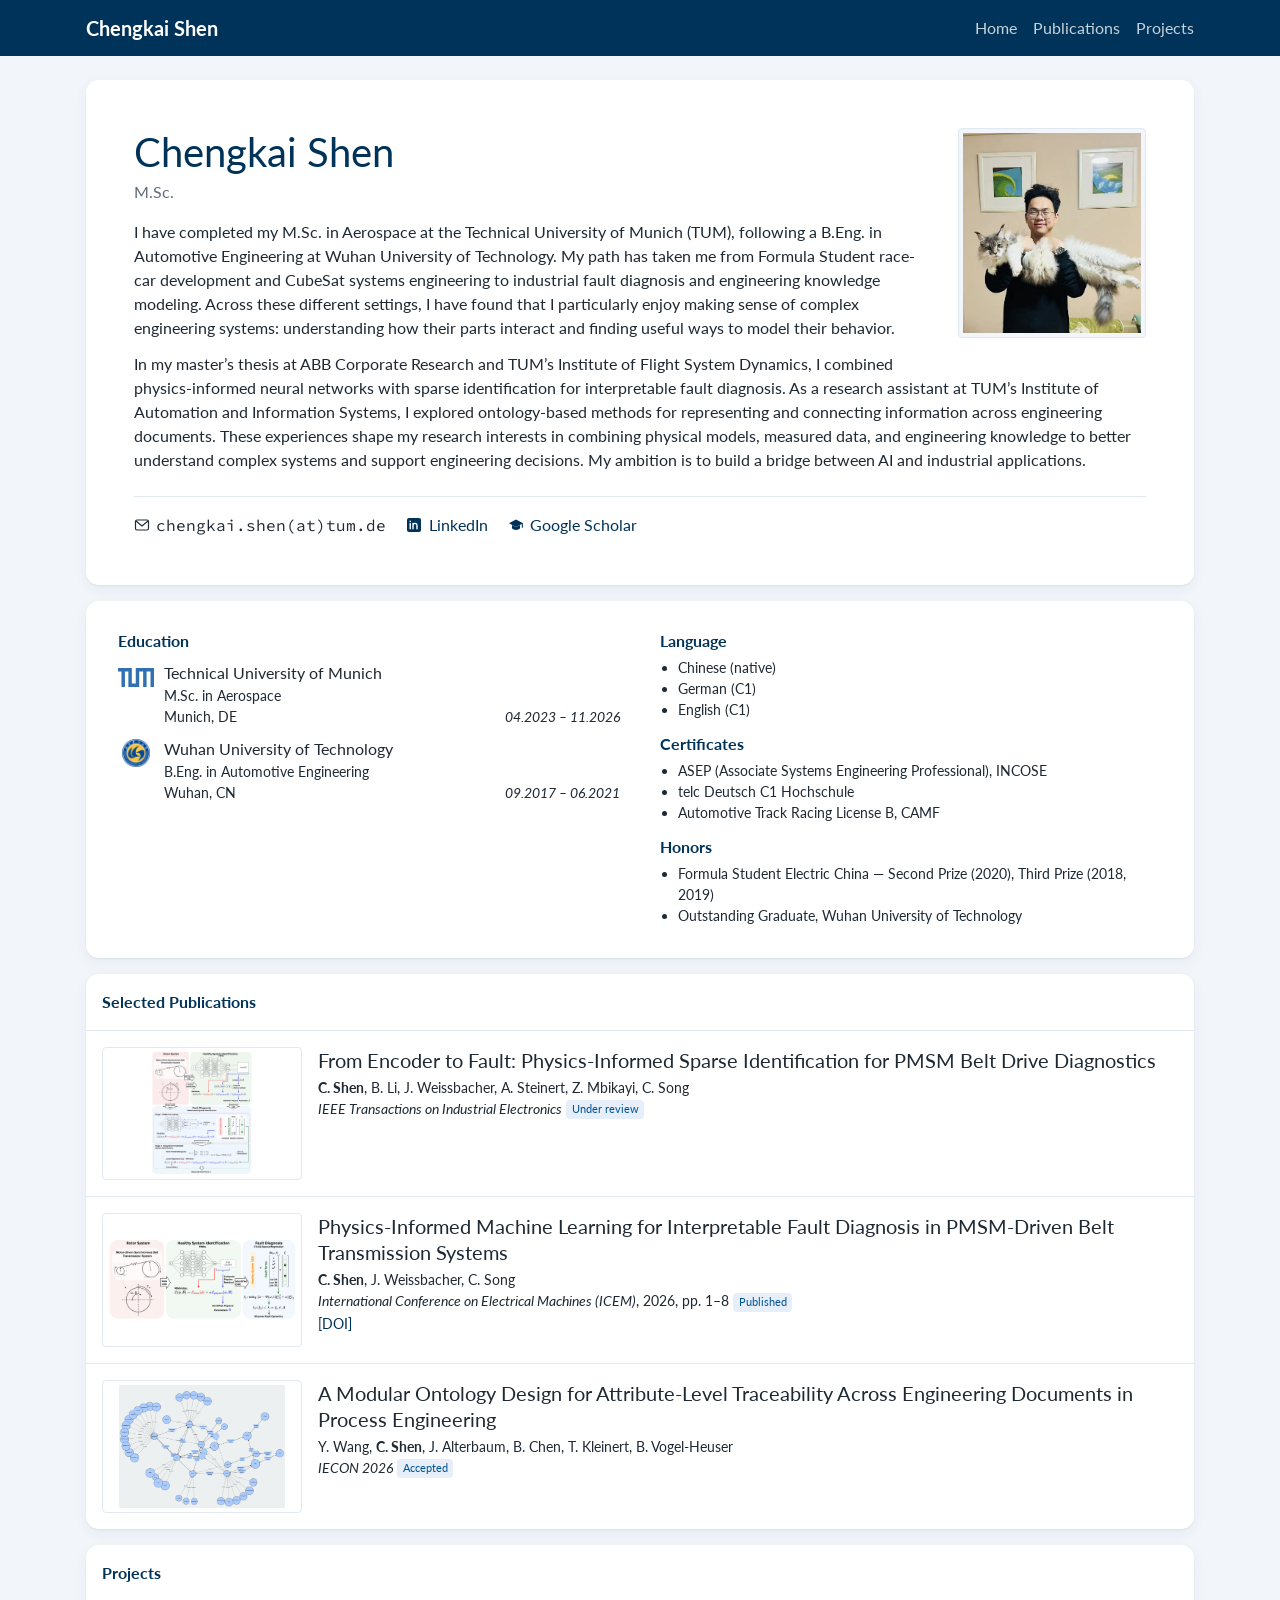
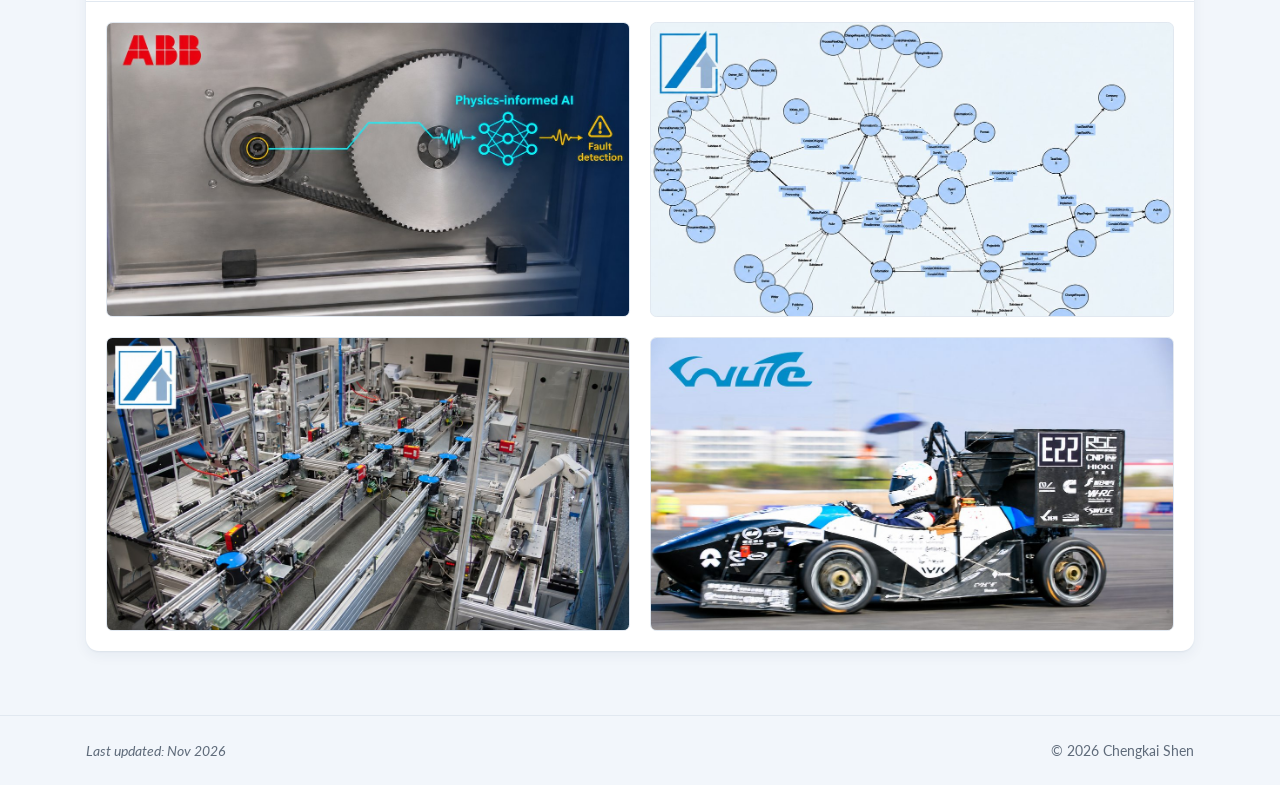
<file: index.html>
<!DOCTYPE html>
<html lang="en">
<head>
  <meta charset="utf-8">
  <meta name="viewport" content="width=device-width, initial-scale=1">
  <meta name="color-scheme" content="light dark">
  <title>Chengkai Shen</title>
  <meta name="description" content="Chengkai Shen — M.Sc. in Aerospace, Technical University of Munich. Physics-informed machine learning, fault diagnosis, and engineering knowledge modeling.">
  <link rel="preconnect" href="https://fonts.googleapis.com">
  <link rel="preconnect" href="https://fonts.gstatic.com" crossorigin>
  <link href="https://fonts.googleapis.com/css2?family=Lato:ital,wght@0,400;0,700;1,400&family=Source+Code+Pro:wght@400&display=swap" rel="stylesheet">
  <link rel="stylesheet" href="style.css">
</head>
<body>

  <!-- Navigation -->
  <nav class="navbar">
    <div class="container navbar-inner">
      <a class="brand" href="#top">Chengkai Shen</a>
      <div class="nav-links">
        <a href="#top">Home</a>
        <a href="#publications">Publications</a>
        <a href="#projects">Projects</a>
      </div>
    </div>
  </nav>

  <main class="container" id="top">

    <!-- 1. Profile -->
    <section class="card profile">
      <!-- portrait: second photo fades in on hover -->
      <div class="portrait">
        <div class="portrait-frame">
          <img class="portrait-img" src="images/Profile1.jpg" alt="Portrait of Chengkai Shen">
          <img class="portrait-img portrait-alt" src="images/Profile2.jpg" alt="" aria-hidden="true">
        </div>
      </div>

      <div class="name-row">
        <h1>Chengkai Shen</h1>
        <img class="avatar-mobile" src="images/Profile1.jpg" alt="Portrait of Chengkai Shen">
      </div>
      <div class="position">M.Sc.</div>

      <div class="bio">
        <p>I have completed my M.Sc. in Aerospace at the Technical University of Munich (TUM), following a B.Eng. in Automotive Engineering at Wuhan University of Technology. My path has taken me from Formula Student race-car development and CubeSat systems engineering to industrial fault diagnosis and engineering knowledge modeling. Across these different settings, I have found that I particularly enjoy making sense of complex engineering systems: understanding how their parts interact and finding useful ways to model their behavior.</p>
        <p>In my master’s thesis at ABB Corporate Research and TUM’s Institute of Flight System Dynamics, I combined physics-informed neural networks with sparse identification for interpretable fault diagnosis. As a research assistant at TUM’s Institute of Automation and Information Systems, I explored ontology-based methods for representing and connecting information across engineering documents. These experiences shape my research interests in combining physical models, measured data, and engineering knowledge to better understand complex systems and support engineering decisions. My ambition is to build a bridge between AI and industrial applications.</p>
      </div>


      <hr>

      <div class="contact-row" id="contact">
        <span class="contact-item">
          <svg class="icon" viewBox="0 0 16 16" aria-hidden="true"><rect x="1.5" y="3" width="13" height="10" rx="1.5" fill="none" stroke="currentColor" stroke-width="1.2"/><path d="M2 4l6 5 6-5" fill="none" stroke="currentColor" stroke-width="1.2"/></svg>
          <span class="mono">chengkai.shen(at)tum.de</span>
        </span>
        <a class="contact-item" href="https://www.linkedin.com/in/chengkai-shen-230096283" target="_blank" rel="noopener">
          <svg class="icon" viewBox="0 0 16 16" aria-hidden="true"><rect x="1" y="1" width="14" height="14" rx="2" fill="currentColor"/><path d="M4.2 6.5v5.3M4.2 4.3v.1M7 11.8V6.5M7 8.8c0-1.3.9-2.4 2.1-2.4 1.2 0 1.9.8 1.9 2.3v3.1" fill="none" stroke="var(--card)" stroke-width="1.4" stroke-linecap="round"/></svg>
          LinkedIn
        </a>
        <a class="contact-item" href="https://scholar.google.com/citations?user=XCl_3sYAAAAJ" target="_blank" rel="noopener">
          <svg class="icon" viewBox="0 0 16 16" aria-hidden="true"><path d="M8 2.5 1 6.2 8 9.9l7-3.7L8 2.5z" fill="currentColor"/><path d="M4 7.9v3.2c0 .9 1.8 2 4 2s4-1.1 4-2V7.9L8 10 4 7.9z" fill="currentColor"/><path d="M14.3 6.6v3.6" stroke="currentColor" stroke-width="1.1" stroke-linecap="round"/></svg>
          Google Scholar
        </a>
      </div>
    </section>

    <!-- 2. Education / Certificates / Honors -->
    <section class="card info">
      <div class="info-columns">

        <div class="info-block info-edu">
          <h6>Education</h6>
          <ul class="entries">
            <li class="edu-entry">
              <img class="logo" src="images/Logo_of_the_Technical_University_of_Munich.svg" alt="TUM logo">
              <div class="edu-body">
                <div>Technical University of Munich</div>
                <div class="small">M.Sc. in Aerospace</div>
                <div class="small meta"><span>Munich, DE</span><em>04.2023 – 11.2026</em></div>
              </div>
            </li>
            <li class="edu-entry">
              <img class="logo" src="images/Wuhan_University_of_Technology_logo.svg.webp" alt="WHUT logo">
              <div class="edu-body">
                <div>Wuhan University of Technology</div>
                <div class="small">B.Eng. in Automotive Engineering</div>
                <div class="small meta"><span>Wuhan, CN</span><em>09.2017 – 06.2021</em></div>
              </div>
            </li>
          </ul>
        </div>

        <div class="info-side">
          <div class="info-block">
            <h6>Language</h6>
            <ul class="awards small">
              <li><span>Chinese (native)</span></li>
              <li><span>German (C1)</span></li>
              <li><span>English (C1)</span></li>
            </ul>
          </div>

          <div class="info-block">
            <h6>Certificates</h6>
            <ul class="awards small">
              <li><span>ASEP (Associate Systems Engineering Professional), INCOSE</span></li>
              <li><span>telc Deutsch C1 Hochschule</span></li>
              <li><span>Automotive Track Racing License B, CAMF</span></li>
            </ul>
          </div>

          <div class="info-block">
            <h6>Honors</h6>
            <ul class="awards small">
              <li><span>Formula Student Electric China — Second Prize (2020), Third Prize (2018, 2019)</span></li>
              <li><span>Outstanding Graduate, Wuhan University of Technology</span></li>
            </ul>
          </div>
        </div>

      </div>
    </section>

    <!-- 3. Selected Publications (source: CV, 2026-11-06) -->
    <section class="card list-card" id="publications">
      <h6 class="card-title">Selected Publications</h6>

      <article class="item">
        <a class="thumb thumb-img" href="images/PIMLproject_workflow_theta_TIE.png" target="_blank" rel="noopener"><img src="images/PIMLproject_workflow_theta_TIE.png" alt="Workflow figure of the TIE paper" loading="lazy"></a>
        <div class="item-body">
          <h5>From Encoder to Fault: Physics-Informed Sparse Identification for PMSM Belt Drive Diagnostics</h5>
          <p class="small"><strong>C. Shen</strong>, B. Li, J. Weissbacher, A. Steinert, Z. Mbikayi, C. Song</p>
          <p class="small"><em>IEEE Transactions on Industrial Electronics</em> <span class="badge">Under review</span></p>
        </div>
      </article>

      <article class="item">
        <a class="thumb thumb-img" href="images/PIMLproject_workflow_ICEM.png" target="_blank" rel="noopener"><img src="images/PIMLproject_workflow_ICEM.png" alt="Workflow figure of the ICEM 2026 paper" loading="lazy"></a>
        <div class="item-body">
          <h5>Physics-Informed Machine Learning for Interpretable Fault Diagnosis in PMSM-Driven Belt Transmission Systems</h5>
          <p class="small"><strong>C. Shen</strong>, J. Weissbacher, C. Song</p>
          <p class="small"><em>International Conference on Electrical Machines (ICEM)</em>, 2026, pp. 1–8 <span class="badge">Published</span></p>
          <p class="small links"><a href="https://doi.org/10.1109/ICEM68283.2026.11757609">[DOI]</a></p>
        </div>
      </article>

      <article class="item">
        <a class="thumb thumb-img" href="images/IECON.png" target="_blank" rel="noopener"><img src="images/IECON.png" alt="Ontology figure of the IECON 2026 paper" loading="lazy"></a>
        <div class="item-body">
          <h5>A Modular Ontology Design for Attribute-Level Traceability Across Engineering Documents in Process Engineering</h5>
          <p class="small">Y. Wang, <strong>C. Shen</strong>, J. Alterbaum, B. Chen, T. Kleinert, B. Vogel-Heuser</p>
          <p class="small"><em>IECON 2026</em> <span class="badge">Accepted</span></p>
        </div>
      </article>
    </section>

    <!-- 4. Projects: two-column tiles, each opens its own page in projects/ -->
    <section class="card list-card" id="projects">
      <h6 class="card-title">Projects</h6>
      <div class="project-grid">

        <a class="tile" href="projects/abb.html">
          <div class="tile-media">
            <span class="tile-placeholder" aria-hidden="true">ABB</span>
            <img src="images/abb/tile.jpg" alt="" loading="lazy" onerror="this.remove()">
            <span class="tile-label">
              <span class="tile-title">Physics-Informed ML for Fault Diagnosis</span>
            </span>
          </div>
        </a>

        <a class="tile" href="projects/ais.html">
          <div class="tile-media">
            <span class="tile-placeholder" aria-hidden="true">AIS</span>
            <img src="images/ais/tile.jpg" alt="" loading="lazy" onerror="this.remove()">
            <span class="tile-label">
              <span class="tile-title">Inconsistency Detection of Heterogeneous Process Engineering Artifacts</span>
            </span>
          </div>
        </a>

        <a class="tile" href="projects/sa.html">
          <div class="tile-media">
            <span class="tile-placeholder" aria-hidden="true">SA</span>
            <img src="images/sa/tile.jpg" alt="" loading="lazy" onerror="this.remove()">
            <span class="tile-label">
              <span class="tile-title">Visualization Platform for Multi-Protocol Agent Communication</span>
            </span>
          </div>
        </a>

        <a class="tile" href="projects/formula-student.html">
          <div class="tile-media">
            <span class="tile-placeholder" aria-hidden="true">FS</span>
            <img src="images/formula-student/tile.jpg" alt="" loading="lazy" onerror="this.remove()">
            <span class="tile-label">
              <span class="tile-title">Formula Student</span>
              <span class="tile-sub">Team Lead &amp; Suspension Engineer &amp; Driver</span>
            </span>
          </div>
        </a>

      </div>
    </section>

  </main>

  <footer class="footer">
    <div class="container footer-inner">
      <em>Last updated: Nov 2026</em>
      <span>&copy; 2026 Chengkai Shen</span>
    </div>
  </footer>

</body>
</html>
</file>
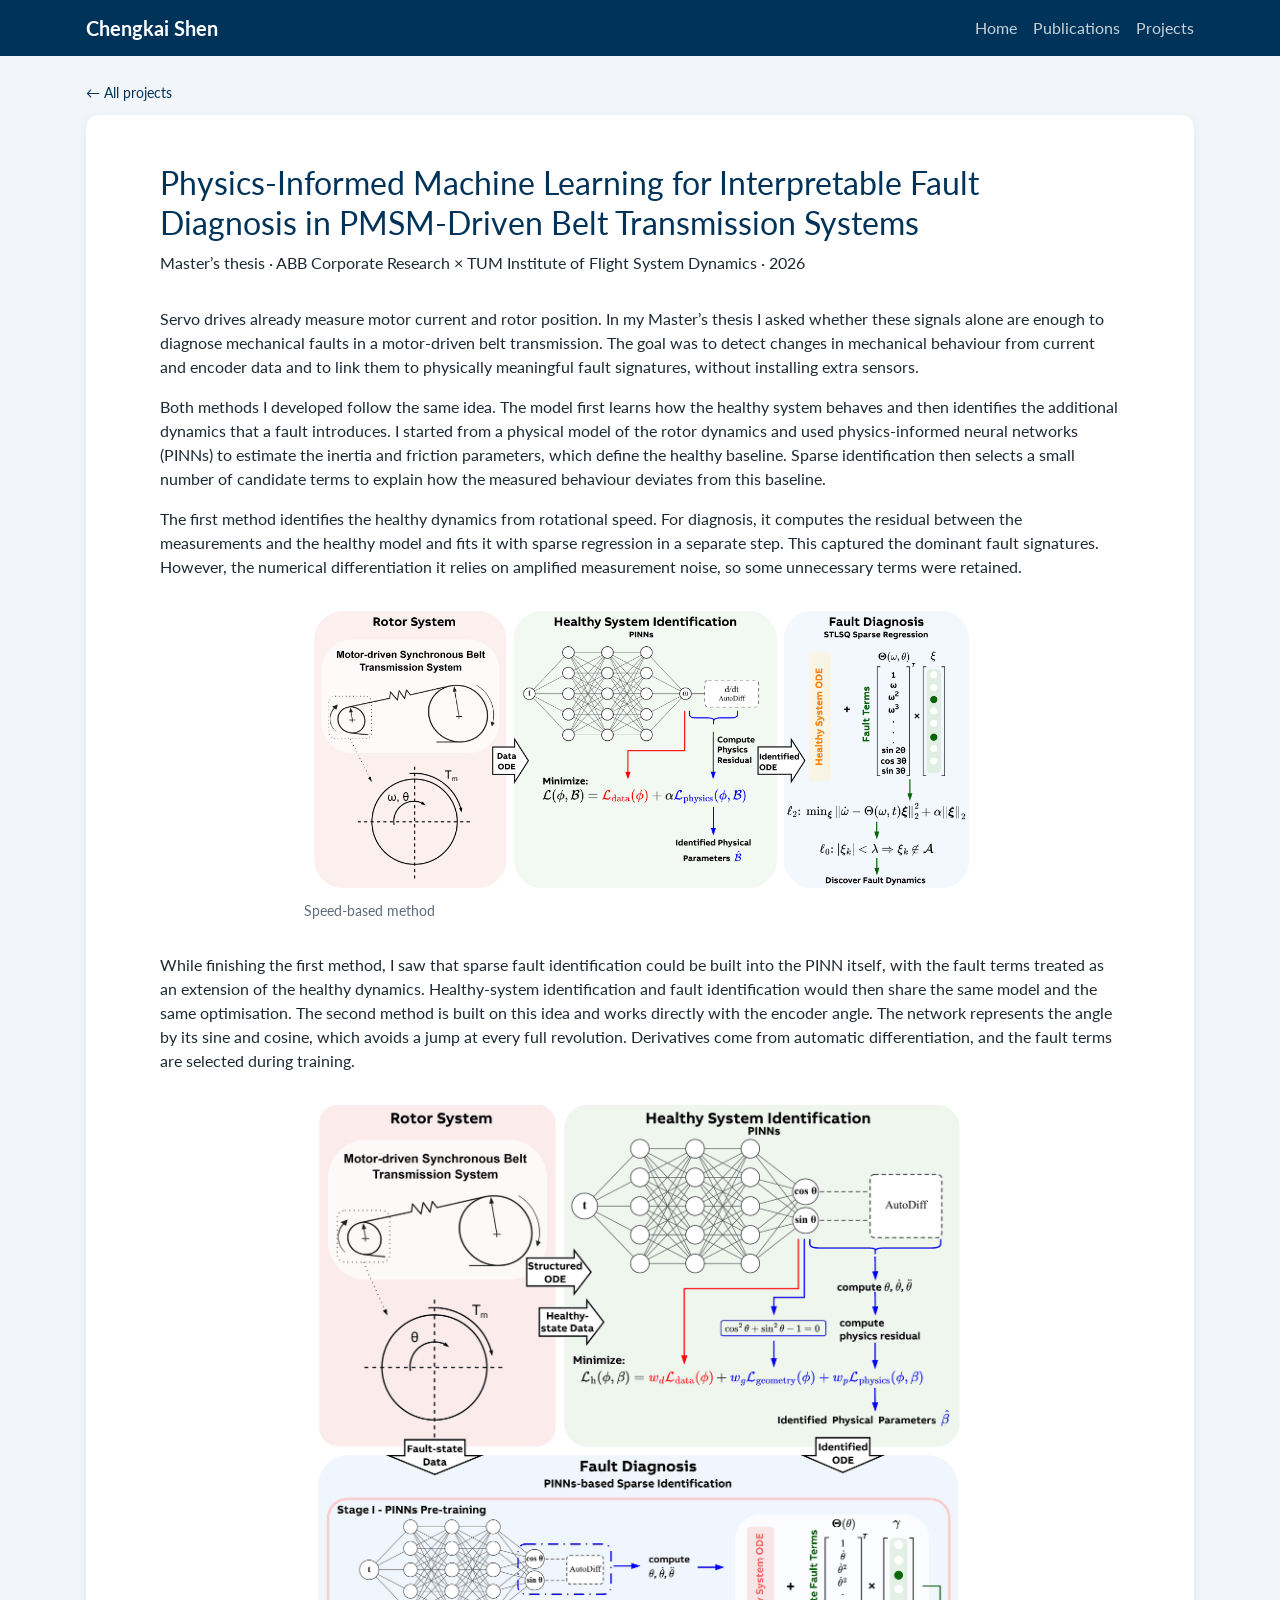
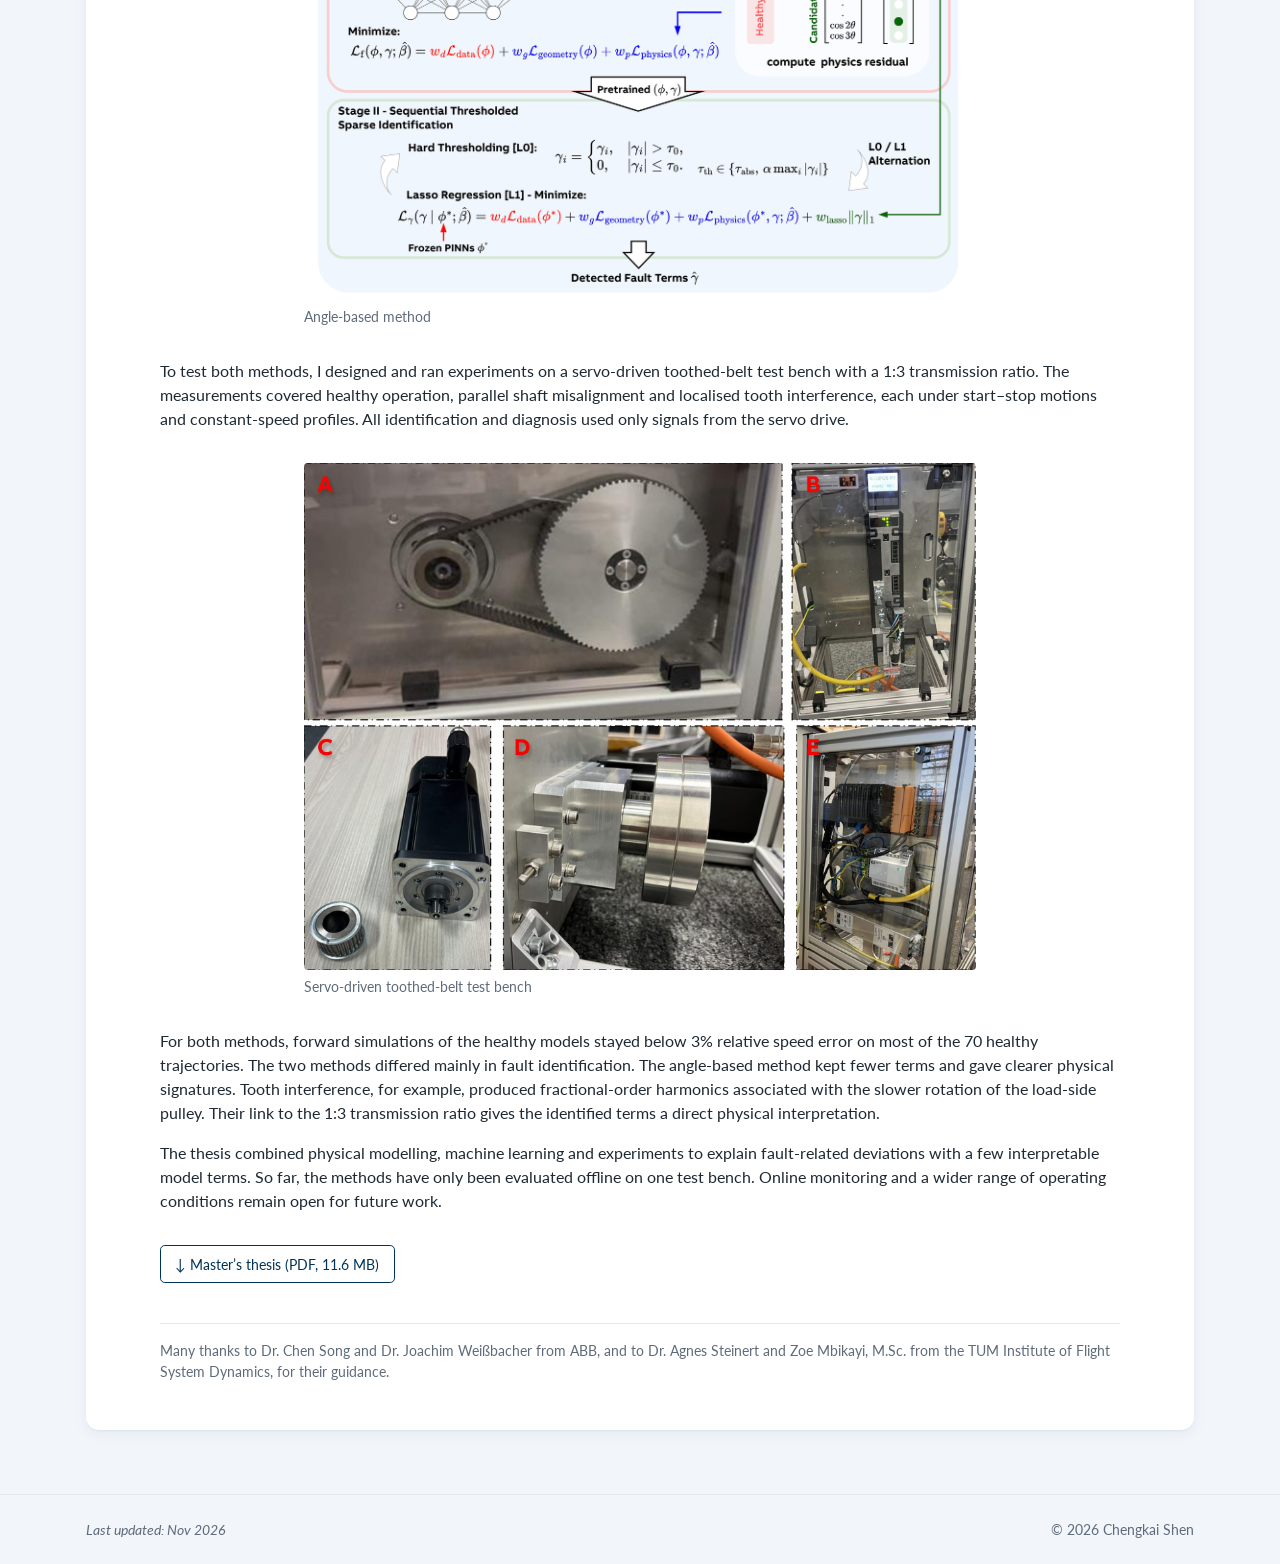
<file: projects/abb.html>
<!DOCTYPE html>
<html lang="en">
<head>
  <meta charset="utf-8">
  <meta name="viewport" content="width=device-width, initial-scale=1">
  <meta name="color-scheme" content="light dark">
  <title>Physics-Informed Machine Learning for Interpretable Fault Diagnosis in PMSM-Driven Belt Transmission Systems — Chengkai Shen</title>
  <meta name="description" content="Master’s thesis at ABB Corporate Research and TUM: physics-informed neural networks and sparse identification for interpretable fault diagnosis of a servo-driven belt transmission, using only drive signals — Chengkai Shen.">
  <link rel="preconnect" href="https://fonts.googleapis.com">
  <link rel="preconnect" href="https://fonts.gstatic.com" crossorigin>
  <link href="https://fonts.googleapis.com/css2?family=Lato:ital,wght@0,400;0,700;1,400&family=Source+Code+Pro:wght@400&display=swap" rel="stylesheet">
  <link rel="stylesheet" href="../style.css">
</head>
<body>

  <!-- Navigation -->
  <nav class="navbar">
    <div class="container navbar-inner">
      <a class="brand" href="../index.html">Chengkai Shen</a>
      <div class="nav-links">
        <a href="../index.html">Home</a>
        <a href="../index.html#publications">Publications</a>
        <a href="../index.html#projects">Projects</a>
      </div>
    </div>
  </nav>

  <main class="container" id="top">

    <a class="back-link" href="../index.html#projects">← All projects</a>

    <article class="card project-page">

      <!-- Head -->
      <header class="project-head is-single">
        <div>
          <h1 class="project-title">Physics-Informed Machine Learning for Interpretable Fault Diagnosis in PMSM-Driven Belt Transmission Systems</h1>
          <p class="project-sub">Master’s thesis · ABB Corporate Research × TUM Institute of Flight System Dynamics · 2026</p>
        </div>
      </header>

      <!-- Motivation + approach -->
      <div class="project-text">
        <p>Servo drives already measure motor current and rotor position. In my Master’s thesis I asked whether these signals alone are enough to diagnose mechanical faults in a motor-driven belt transmission. The goal was to detect changes in mechanical behaviour from current and encoder data and to link them to physically meaningful fault signatures, without installing extra sensors.</p>
        <p>Both methods I developed follow the same idea. The model first learns how the healthy system behaves and then identifies the additional dynamics that a fault introduces. I started from a physical model of the rotor dynamics and used physics-informed neural networks (PINNs) to estimate the inertia and friction parameters, which define the healthy baseline. Sparse identification then selects a small number of candidate terms to explain how the measured behaviour deviates from this baseline.</p>
        <p>The first method identifies the healthy dynamics from rotational speed. For diagnosis, it computes the residual between the measurements and the healthy model and fits it with sparse regression in a separate step. This captured the dominant fault signatures. However, the numerical differentiation it relies on amplified measurement noise, so some unnecessary terms were retained.</p>
      </div>

      <figure class="project-figure is-mid">
        <a href="../images/abb/workflow-speed.png" target="_blank" rel="noopener"><img src="../images/abb/workflow-speed.png" alt="Workflow of the speed-based method: PINN-based healthy-system identification followed by sparse regression on the residual" loading="lazy"></a>
        <figcaption>Speed-based method</figcaption>
      </figure>

      <div class="project-text">
        <p>While finishing the first method, I saw that sparse fault identification could be built into the PINN itself, with the fault terms treated as an extension of the healthy dynamics. Healthy-system identification and fault identification would then share the same model and the same optimisation. The second method is built on this idea and works directly with the encoder angle. The network represents the angle by its sine and cosine, which avoids a jump at every full revolution. Derivatives come from automatic differentiation, and the fault terms are selected during training.</p>
      </div>

      <figure class="project-figure is-mid">
        <a href="../images/abb/workflow-angle.png" target="_blank" rel="noopener"><img src="../images/abb/workflow-angle.png" alt="Workflow of the angle-based method: PINN with sine/cosine angle output, healthy-system identification and integrated sparse fault identification" loading="lazy"></a>
        <figcaption>Angle-based method</figcaption>
      </figure>

      <div class="project-text">
        <p>To test both methods, I designed and ran experiments on a servo-driven toothed-belt test bench with a 1:3 transmission ratio. The measurements covered healthy operation, parallel shaft misalignment and localised tooth interference, each under start–stop motions and constant-speed profiles. All identification and diagnosis used only signals from the servo drive.</p>
      </div>

      <figure class="project-figure is-mid">
        <a href="../images/abb/test-bench.jpg" target="_blank" rel="noopener"><img src="../images/abb/test-bench.jpg" alt="Servo-driven toothed-belt test bench" loading="lazy"></a>
        <figcaption>Servo-driven toothed-belt test bench</figcaption>
      </figure>

      <div class="project-text">
        <p>For both methods, forward simulations of the healthy models stayed below 3% relative speed error on most of the 70 healthy trajectories. The two methods differed mainly in fault identification. The angle-based method kept fewer terms and gave clearer physical signatures. Tooth interference, for example, produced fractional-order harmonics associated with the slower rotation of the load-side pulley. Their link to the 1:3 transmission ratio gives the identified terms a direct physical interpretation.</p>
        <p>The thesis combined physical modelling, machine learning and experiments to explain fault-related deviations with a few interpretable model terms. So far, the methods have only been evaluated offline on one test bench. Online monitoring and a wider range of operating conditions remain open for future work.</p>
      </div>

      <!-- Download -->
      <p class="project-download">
        <a href="../files/master-thesis-chengkai-shen.pdf" target="_blank" rel="noopener">Master’s thesis (PDF, 11.6 MB)</a>
      </p>

      <p class="project-ack small">Many thanks to Dr. Chen Song and Dr. Joachim Weißbacher from ABB, and to Dr. Agnes Steinert and Zoe Mbikayi, M.Sc. from the TUM Institute of Flight System Dynamics, for their guidance.</p>

    </article>

  </main>

  <footer class="footer">
    <div class="container footer-inner">
      <em>Last updated: Nov 2026</em>
      <span>&copy; 2026 Chengkai Shen</span>
    </div>
  </footer>

</body>
</html>
</file>
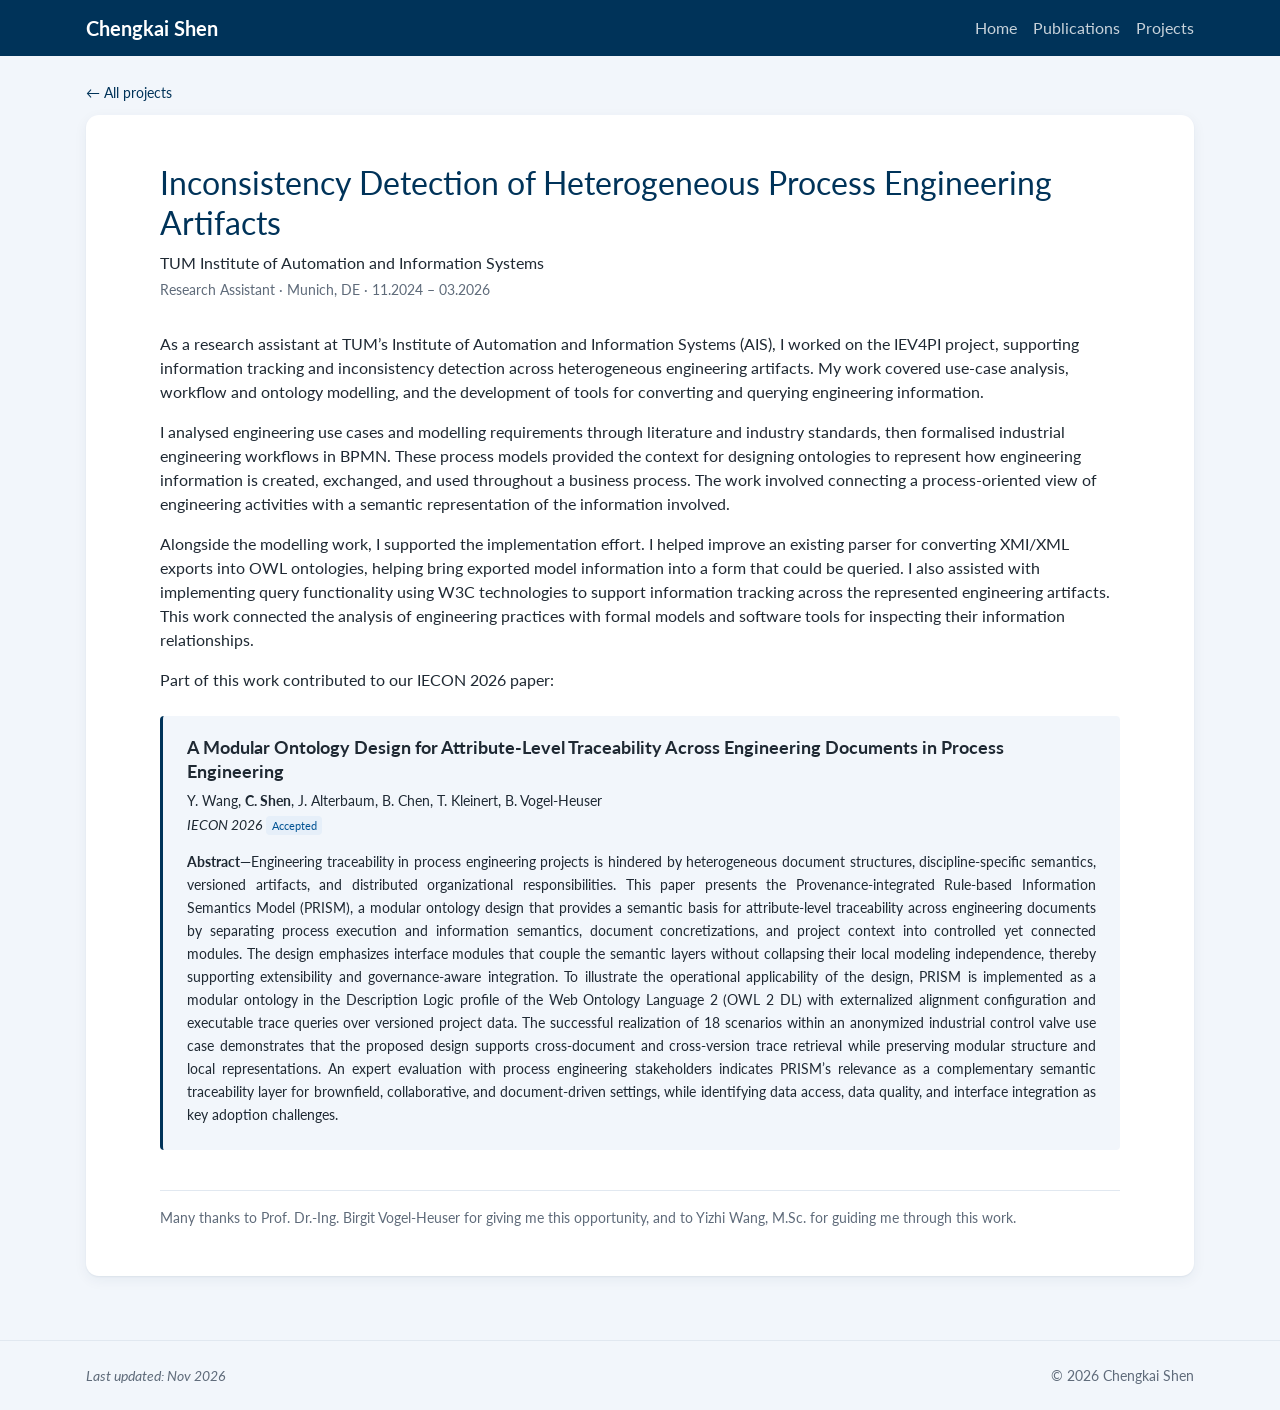
<file: projects/ais.html>
<!DOCTYPE html>
<html lang="en">
<head>
  <meta charset="utf-8">
  <meta name="viewport" content="width=device-width, initial-scale=1">
  <meta name="color-scheme" content="light dark">
  <title>Inconsistency Detection of Heterogeneous Process Engineering Artifacts — Chengkai Shen</title>
  <meta name="description" content="Research assistant work at TUM AIS on the IEV4PI project: BPMN workflow modelling, ontology design and tools for converting and querying engineering information — Chengkai Shen.">
  <link rel="preconnect" href="https://fonts.googleapis.com">
  <link rel="preconnect" href="https://fonts.gstatic.com" crossorigin>
  <link href="https://fonts.googleapis.com/css2?family=Lato:ital,wght@0,400;0,700;1,400&family=Source+Code+Pro:wght@400&display=swap" rel="stylesheet">
  <link rel="stylesheet" href="../style.css">
</head>
<body>

  <!-- Navigation -->
  <nav class="navbar">
    <div class="container navbar-inner">
      <a class="brand" href="../index.html">Chengkai Shen</a>
      <div class="nav-links">
        <a href="../index.html">Home</a>
        <a href="../index.html#publications">Publications</a>
        <a href="../index.html#projects">Projects</a>
      </div>
    </div>
  </nav>

  <main class="container" id="top">

    <a class="back-link" href="../index.html#projects">← All projects</a>

    <article class="card project-page">

      <!-- Head -->
      <header class="project-head is-single">
        <div>
          <h1 class="project-title">Inconsistency Detection of Heterogeneous Process Engineering Artifacts</h1>
          <p class="project-sub">TUM Institute of Automation and Information Systems</p>
          <p class="project-meta small">Research Assistant · Munich, DE · 11.2024 – 03.2026</p>
        </div>
      </header>

      <div class="project-text">
        <p>As a research assistant at TUM’s Institute of Automation and Information Systems (AIS), I worked on the IEV4PI project, supporting information tracking and inconsistency detection across heterogeneous engineering artifacts. My work covered use-case analysis, workflow and ontology modelling, and the development of tools for converting and querying engineering information.</p>
        <p>I analysed engineering use cases and modelling requirements through literature and industry standards, then formalised industrial engineering workflows in BPMN. These process models provided the context for designing ontologies to represent how engineering information is created, exchanged, and used throughout a business process. The work involved connecting a process-oriented view of engineering activities with a semantic representation of the information involved.</p>
        <p>Alongside the modelling work, I supported the implementation effort. I helped improve an existing parser for converting XMI/XML exports into OWL ontologies, helping bring exported model information into a form that could be queried. I also assisted with implementing query functionality using W3C technologies to support information tracking across the represented engineering artifacts. This work connected the analysis of engineering practices with formal models and software tools for inspecting their information relationships.</p>
        <p>Part of this work contributed to our IECON 2026 paper:</p>
      </div>

      <!-- Related paper -->
      <section class="project-paper">
        <h2 class="project-paper-title">A Modular Ontology Design for Attribute-Level Traceability Across Engineering Documents in Process Engineering</h2>
        <p class="small">Y. Wang, <strong>C. Shen</strong>, J. Alterbaum, B. Chen, T. Kleinert, B. Vogel-Heuser</p>
        <p class="small"><em>IECON 2026</em> <span class="badge">Accepted</span></p>
        <p class="project-paper-abstract"><strong>Abstract—</strong>Engineering traceability in process engineering projects is hindered by heterogeneous document structures, discipline-specific semantics, versioned artifacts, and distributed organizational responsibilities. This paper presents the Provenance-integrated Rule-based Information Semantics Model (PRISM), a modular ontology design that provides a semantic basis for attribute-level traceability across engineering documents by separating process execution and information semantics, document concretizations, and project context into controlled yet connected modules. The design emphasizes interface modules that couple the semantic layers without collapsing their local modeling independence, thereby supporting extensibility and governance-aware integration. To illustrate the operational applicability of the design, PRISM is implemented as a modular ontology in the Description Logic profile of the Web Ontology Language 2 (OWL 2 DL) with externalized alignment configuration and executable trace queries over versioned project data. The successful realization of 18 scenarios within an anonymized industrial control valve use case demonstrates that the proposed design supports cross-document and cross-version trace retrieval while preserving modular structure and local representations. An expert evaluation with process engineering stakeholders indicates PRISM’s relevance as a complementary semantic traceability layer for brownfield, collaborative, and document-driven settings, while identifying data access, data quality, and interface integration as key adoption challenges.</p>
      </section>

      <p class="project-ack small">Many thanks to Prof. Dr.-Ing. Birgit Vogel-Heuser for giving me this opportunity, and to Yizhi Wang, M.Sc. for guiding me through this work.</p>

    </article>

  </main>

  <footer class="footer">
    <div class="container footer-inner">
      <em>Last updated: Nov 2026</em>
      <span>&copy; 2026 Chengkai Shen</span>
    </div>
  </footer>

</body>
</html>
</file>
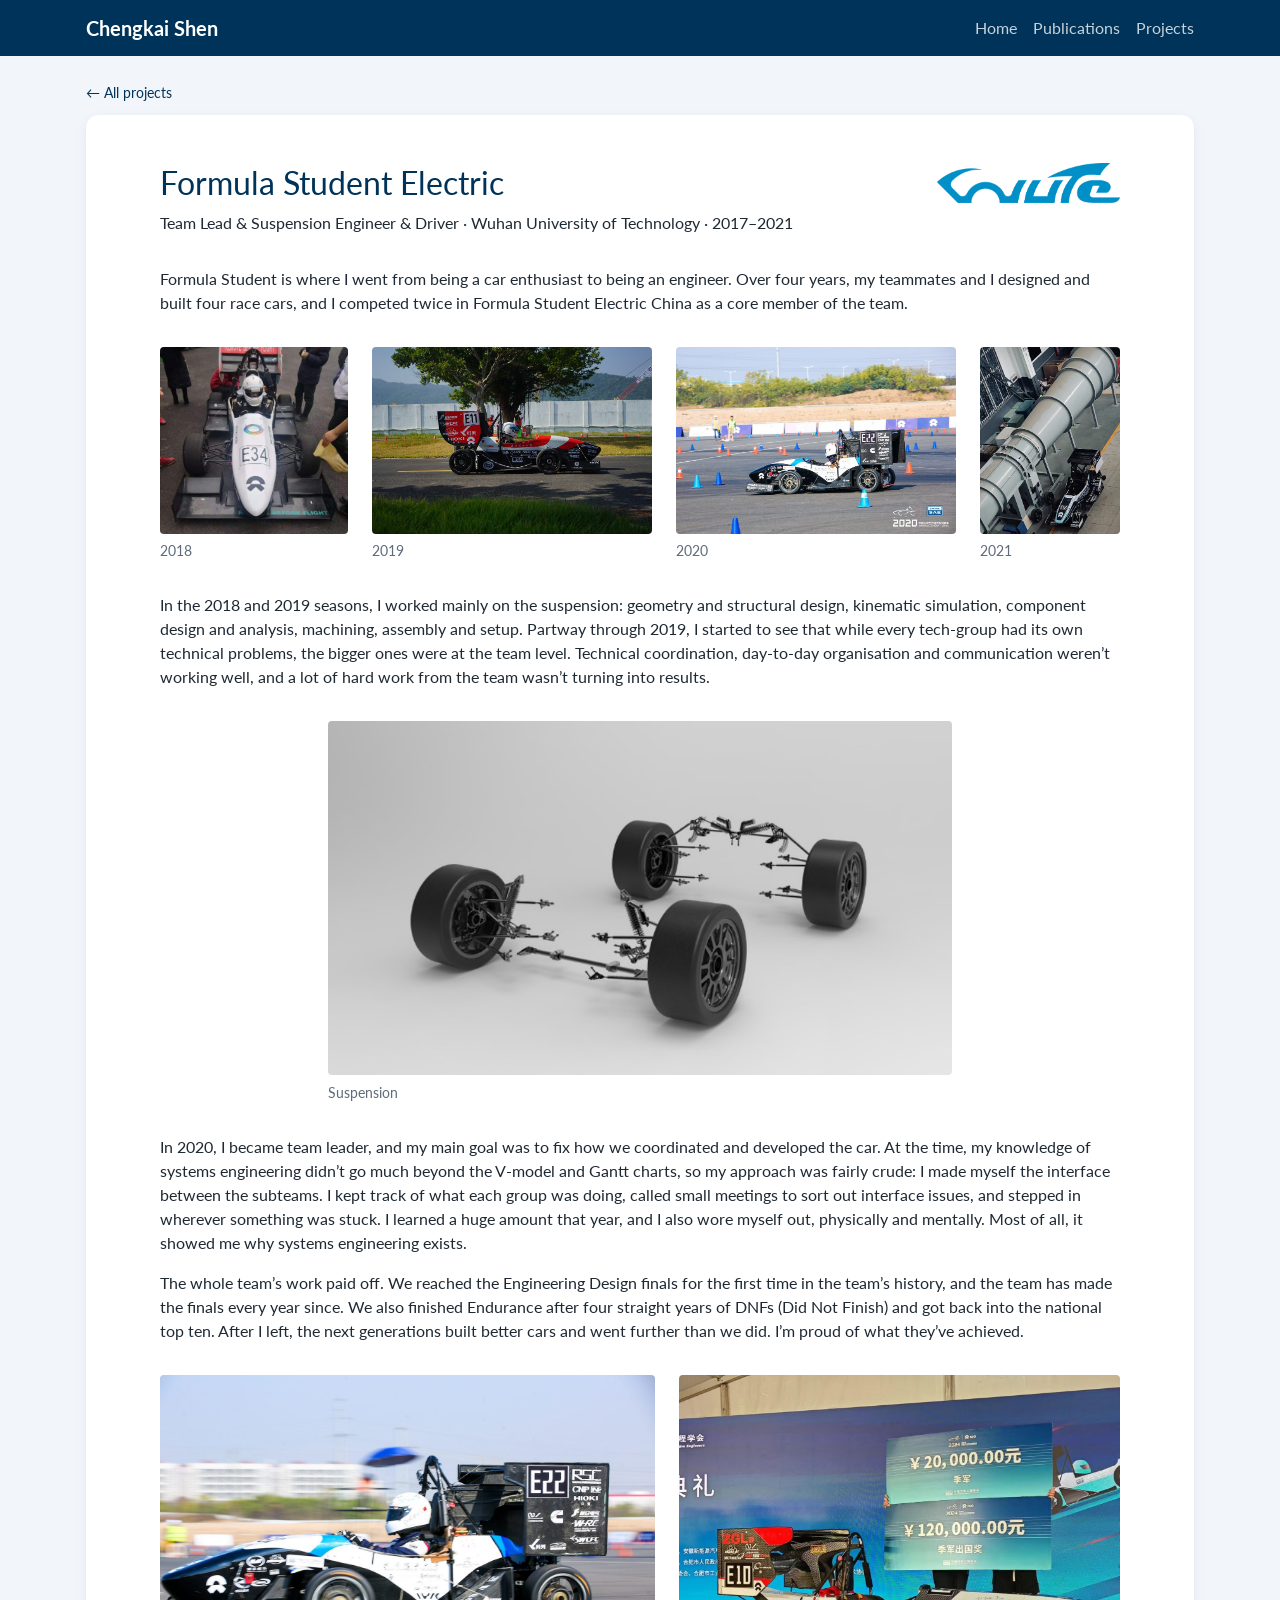
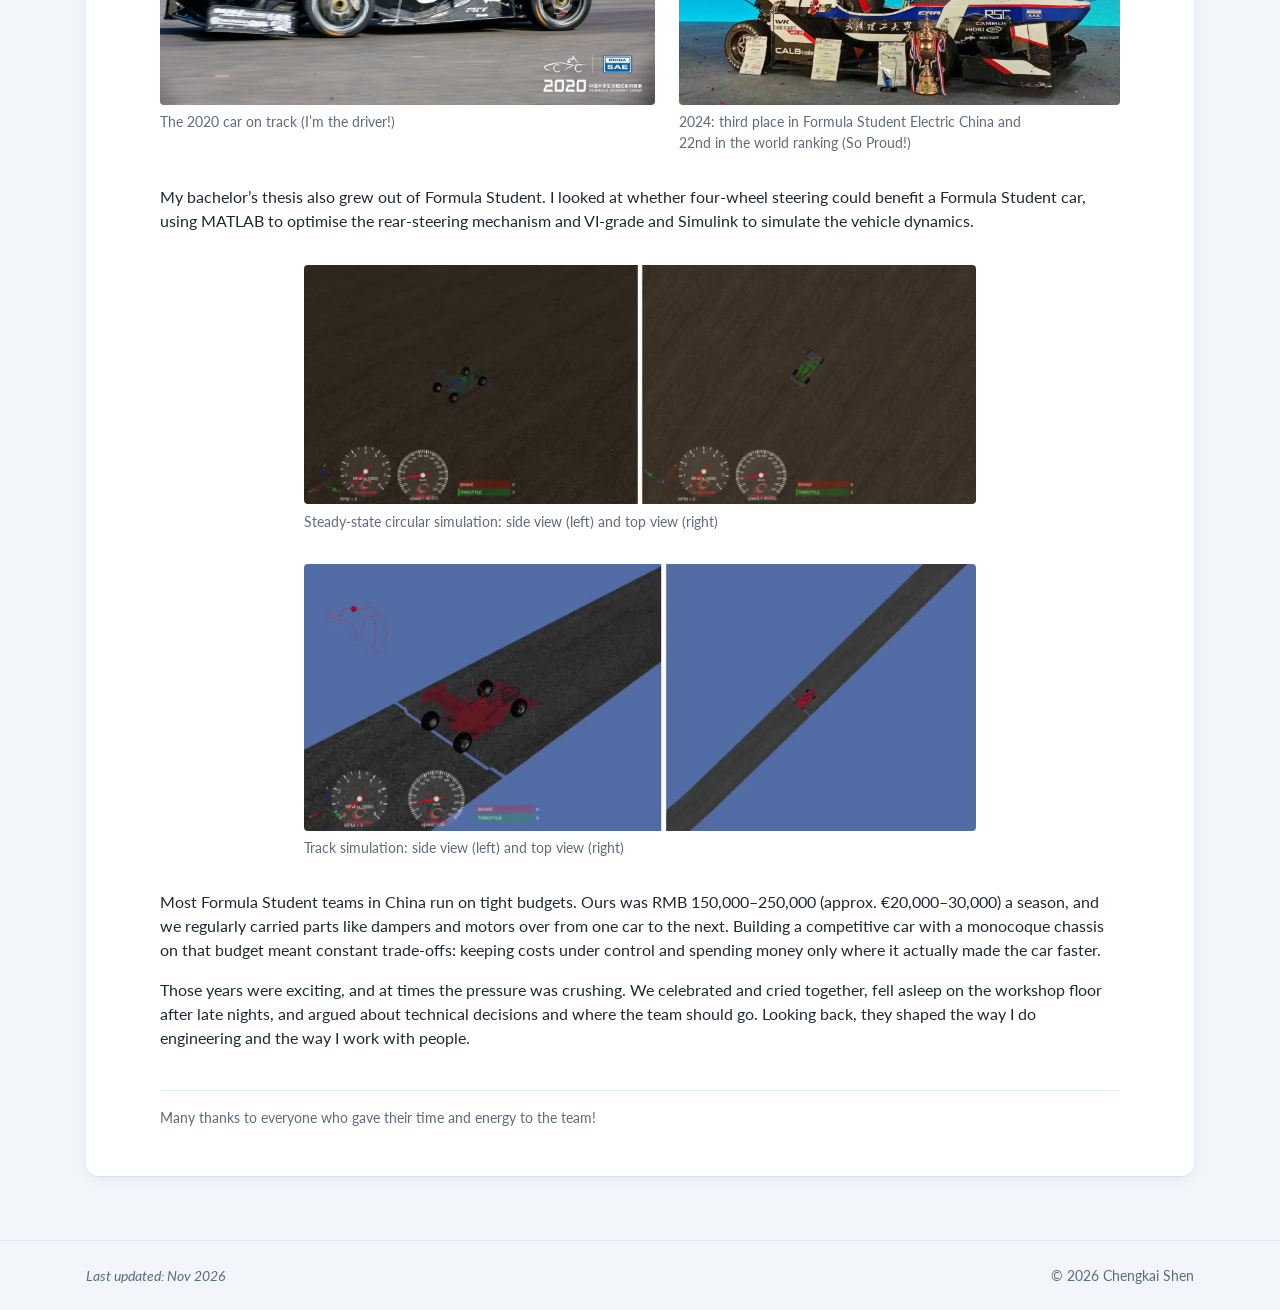
<file: projects/formula-student.html>
<!DOCTYPE html>
<html lang="en">
<head>
  <meta charset="utf-8">
  <meta name="viewport" content="width=device-width, initial-scale=1">
  <meta name="color-scheme" content="light dark">
  <title>Formula Student Electric — Chengkai Shen</title>
  <meta name="description" content="Four years in Formula Student Electric: suspension design, team leadership and a bachelor’s thesis on four-wheel steering — Chengkai Shen.">
  <link rel="preconnect" href="https://fonts.googleapis.com">
  <link rel="preconnect" href="https://fonts.gstatic.com" crossorigin>
  <link href="https://fonts.googleapis.com/css2?family=Lato:ital,wght@0,400;0,700;1,400&family=Source+Code+Pro:wght@400&display=swap" rel="stylesheet">
  <link rel="stylesheet" href="../style.css">
</head>
<body>

  <!-- Navigation -->
  <nav class="navbar">
    <div class="container navbar-inner">
      <a class="brand" href="../index.html">Chengkai Shen</a>
      <div class="nav-links">
        <a href="../index.html">Home</a>
        <a href="../index.html#publications">Publications</a>
        <a href="../index.html#projects">Projects</a>
      </div>
    </div>
  </nav>

  <main class="container" id="top">

    <a class="back-link" href="../index.html#projects">← All projects</a>

    <article class="card project-page">

      <!-- Head -->
      <header class="project-head is-single">
        <div>
          <div class="project-title-row">
            <h1 class="project-title">Formula Student Electric</h1>
            <img class="project-logo" src="../images/formula-student/team-logo.png" alt="Team logo">
          </div>
          <p class="project-sub">Team Lead &amp; Suspension Engineer &amp; Driver · Wuhan University of Technology · 2017–2021</p>
        </div>
      </header>

      <div class="project-text">
        <p>Formula Student is where I went from being a car enthusiast to being an engineer. Over four years, my teammates and I designed and built four race cars, and I competed twice in Formula Student Electric China as a core member of the team.</p>
      </div>

      <!-- The four cars, one row, equal height -->
      <div class="project-pair equal-h">
        <figure class="project-figure" style="--ar: 1.009">
          <a href="../images/formula-student/car-2018.jpg" target="_blank" rel="noopener"><img src="../images/formula-student/car-2018.jpg" alt="The 2018 car" loading="lazy"></a>
          <figcaption>2018</figcaption>
        </figure>
        <figure class="project-figure" style="--ar: 1.499">
          <a href="../images/formula-student/car-2019.jpg" target="_blank" rel="noopener"><img src="../images/formula-student/car-2019.jpg" alt="The 2019 car" loading="lazy"></a>
          <figcaption>2019</figcaption>
        </figure>
        <figure class="project-figure" style="--ar: 1.499">
          <a href="../images/formula-student/car-2020.jpg" target="_blank" rel="noopener"><img src="../images/formula-student/car-2020.jpg" alt="The 2020 car" loading="lazy"></a>
          <figcaption>2020</figcaption>
        </figure>
        <figure class="project-figure" style="--ar: 0.752">
          <a href="../images/formula-student/car-2021.jpg" target="_blank" rel="noopener"><img src="../images/formula-student/car-2021.jpg" alt="The 2021 car" loading="lazy"></a>
          <figcaption>2021</figcaption>
        </figure>
      </div>

      <!-- Suspension -->
      <div class="project-text">
        <p>In the 2018 and 2019 seasons, I worked mainly on the suspension: geometry and structural design, kinematic simulation, component design and analysis, machining, assembly and setup. Partway through 2019, I started to see that while every tech-group had its own technical problems, the bigger ones were at the team level. Technical coordination, day-to-day organisation and communication weren’t working well, and a lot of hard work from the team wasn’t turning into results.</p>
      </div>

      <figure class="project-figure is-65">
        <a href="../images/formula-student/suspension.jpg" target="_blank" rel="noopener"><img src="../images/formula-student/suspension.jpg" alt="Rendering of the suspension assembly with all four wheels" loading="lazy"></a>
        <figcaption>Suspension</figcaption>
      </figure>

      <!-- Team leader -->
      <div class="project-text">
        <p>In 2020, I became team leader, and my main goal was to fix how we coordinated and developed the car. At the time, my knowledge of systems engineering didn’t go much beyond the V-model and Gantt charts, so my approach was fairly crude: I made myself the interface between the subteams. I kept track of what each group was doing, called small meetings to sort out interface issues, and stepped in wherever something was stuck. I learned a huge amount that year, and I also wore myself out, physically and mentally. Most of all, it showed me why systems engineering exists.</p>
        <p>The whole team’s work paid off. We reached the Engineering Design finals for the first time in the team’s history, and the team has made the finals every year since. We also finished Endurance after four straight years of DNFs (Did Not Finish) and got back into the national top ten. After I left, the next generations built better cars and went further than we did. I’m proud of what they’ve achieved.</p>
      </div>

      <div class="project-pair equal-h">
        <figure class="project-figure" style="--ar: 1.499">
          <a href="../images/formula-student/car-2020-track.jpg" target="_blank" rel="noopener"><img src="../images/formula-student/car-2020-track.jpg" alt="The 2020 car on track" loading="lazy"></a>
          <figcaption>The 2020 car on track (I’m the driver!)</figcaption>
        </figure>
        <figure class="project-figure" style="--ar: 1.335">
          <a href="../images/formula-student/team-2024-third-place.jpg" target="_blank" rel="noopener"><img src="../images/formula-student/team-2024-third-place.jpg" alt="The team’s 2024 car with the third-place trophy" loading="lazy"></a>
          <figcaption>2024: third place in Formula Student Electric China and<br>22nd in the world ranking (So Proud!)</figcaption>
        </figure>
      </div>

      <!-- Bachelor's thesis -->
      <div class="project-text">
        <p>My bachelor’s thesis also grew out of Formula Student. I looked at whether four-wheel steering could benefit a Formula Student car, using MATLAB to optimise the rear-steering mechanism and VI-grade and Simulink to simulate the vehicle dynamics.</p>
      </div>

      <!-- Simulations: side view and top view combined in one clip, so both stay in sync -->
      <figure class="project-figure is-70">
        <video src="../images/formula-student/4ws-1.mp4" poster="../images/formula-student/4ws-1-poster.jpg" autoplay loop muted playsinline preload="metadata" aria-label="Steady-state circular simulation, side view and top view"></video>
        <figcaption>Steady-state circular simulation: side view (left) and top view (right)</figcaption>
      </figure>

      <figure class="project-figure is-70">
        <video src="../images/formula-student/4ws-2.mp4" poster="../images/formula-student/4ws-2-poster.jpg" autoplay loop muted playsinline preload="metadata" aria-label="Track simulation, side view and top view"></video>
        <figcaption>Track simulation: side view (left) and top view (right)</figcaption>
      </figure>

      <!-- Budget + reflection -->
      <div class="project-text">
        <p>Most Formula Student teams in China run on tight budgets. Ours was RMB 150,000–250,000 (approx. €20,000–30,000) a season, and we regularly carried parts like dampers and motors over from one car to the next. Building a competitive car with a monocoque chassis on that budget meant constant trade-offs: keeping costs under control and spending money only where it actually made the car faster.</p>
        <p>Those years were exciting, and at times the pressure was crushing. We celebrated and cried together, fell asleep on the workshop floor after late nights, and argued about technical decisions and where the team should go. Looking back, they shaped the way I do engineering and the way I work with people.</p>
      </div>

      <p class="project-ack small">Many thanks to everyone who gave their time and energy to the team!</p>

    </article>

  </main>

  <footer class="footer">
    <div class="container footer-inner">
      <em>Last updated: Nov 2026</em>
      <span>&copy; 2026 Chengkai Shen</span>
    </div>
  </footer>

</body>
</html>
</file>
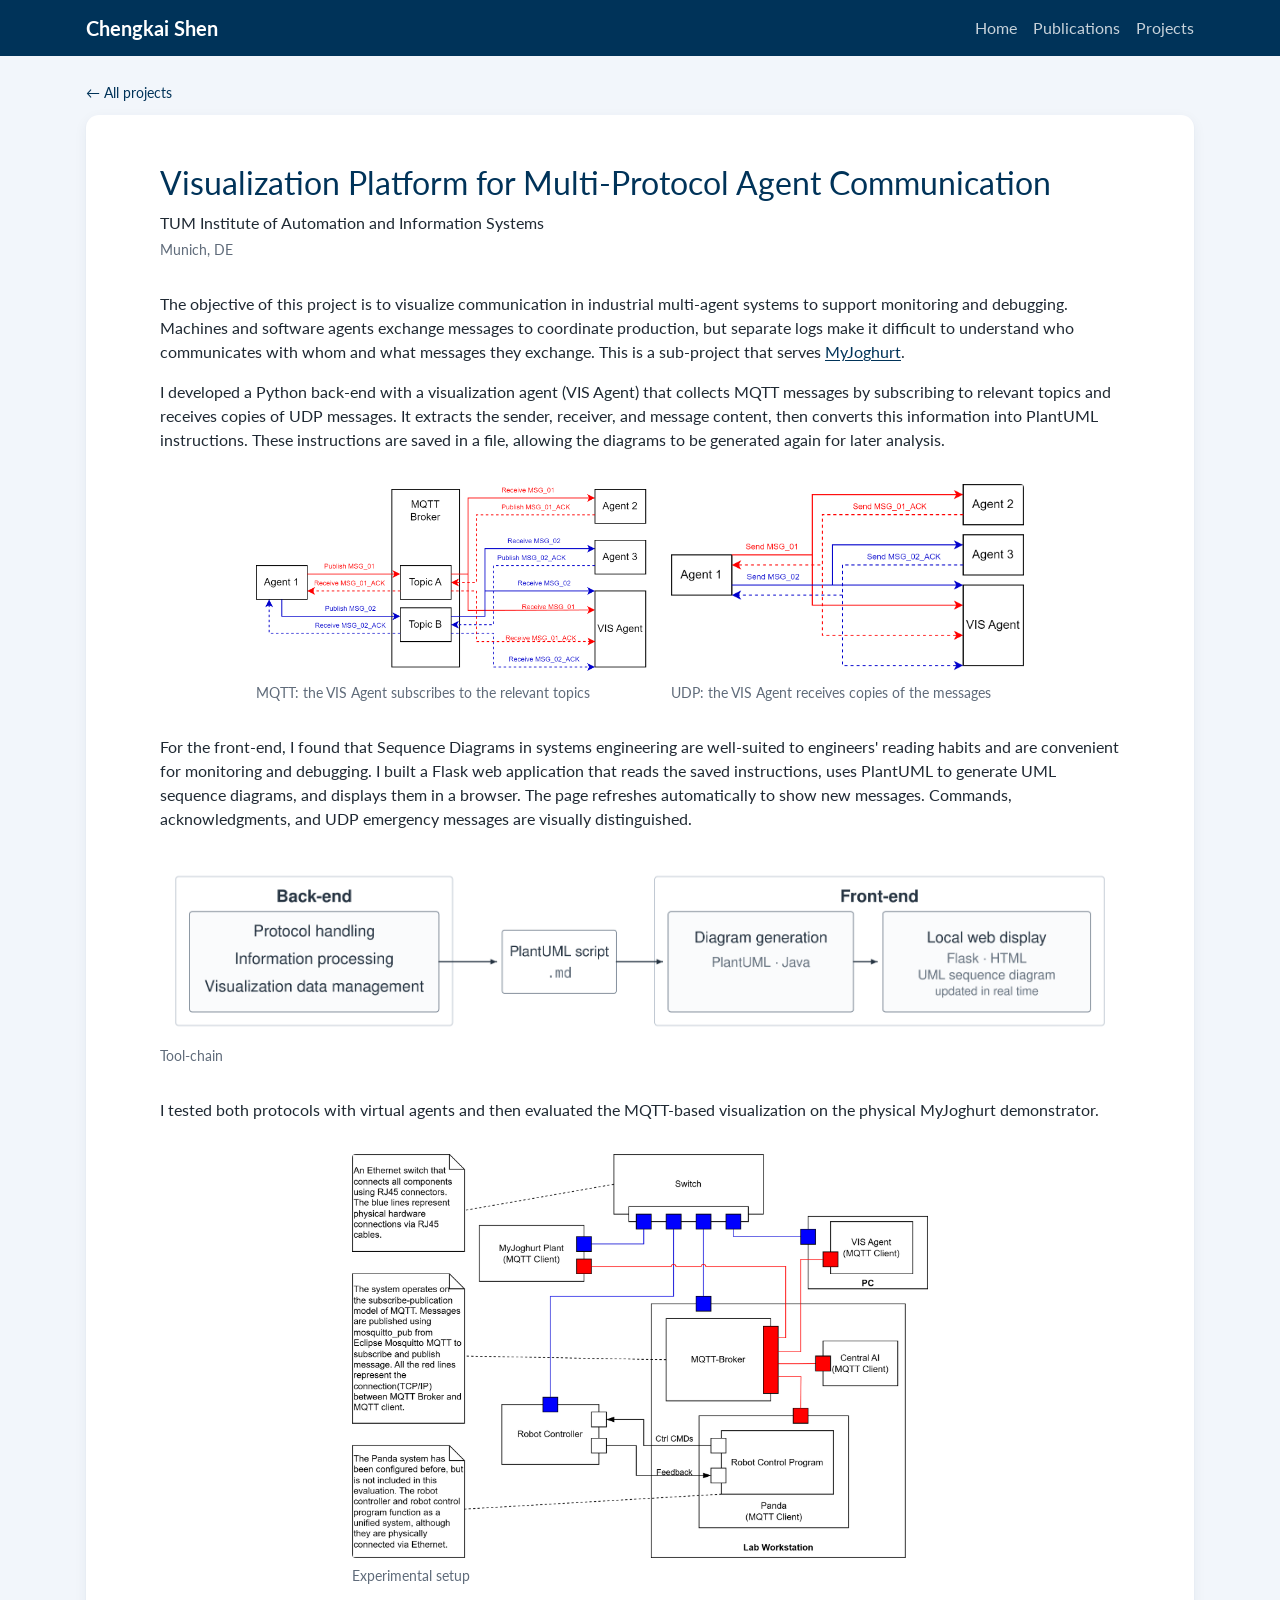
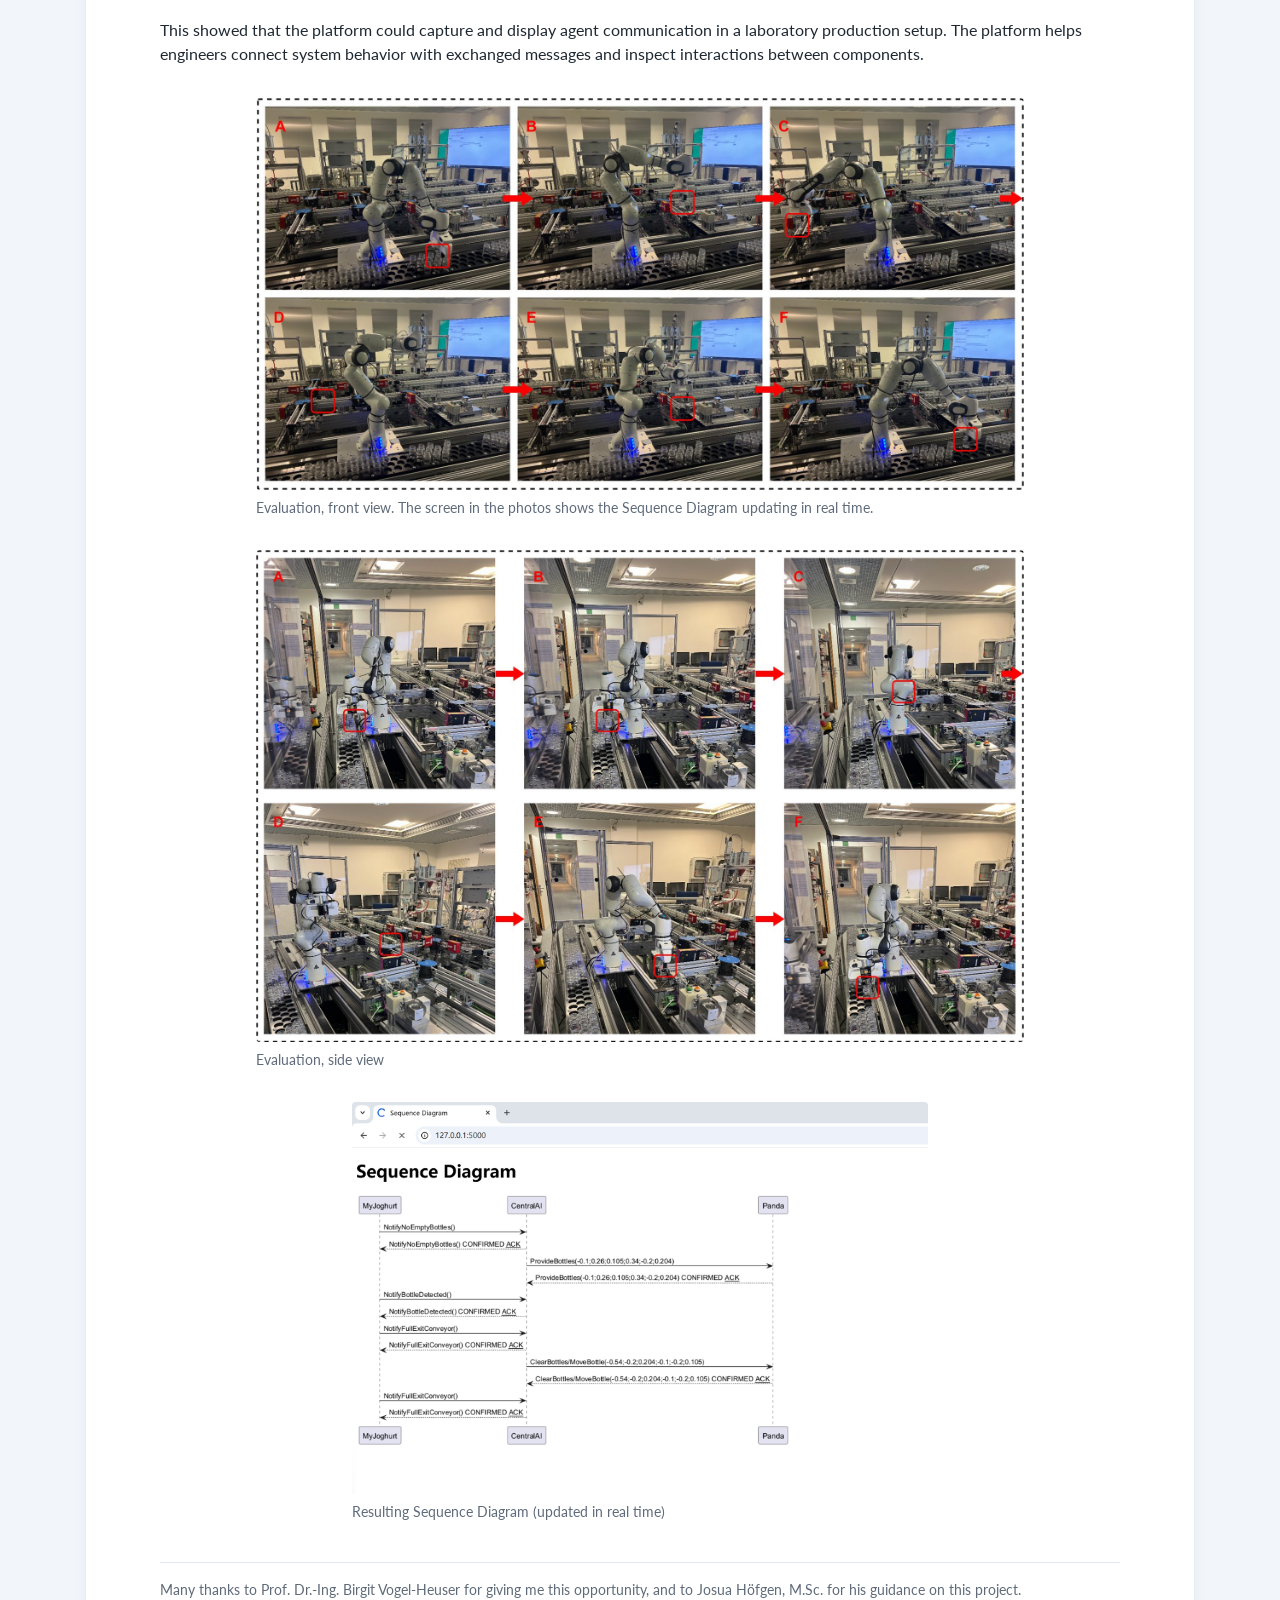
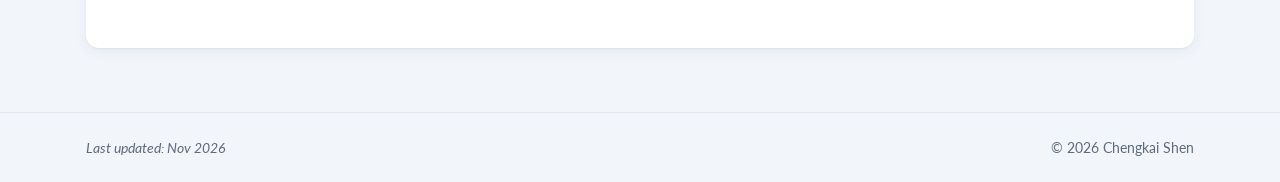
<file: projects/sa.html>
<!DOCTYPE html>
<html lang="en">
<head>
  <meta charset="utf-8">
  <meta name="viewport" content="width=device-width, initial-scale=1">
  <meta name="color-scheme" content="light dark">
  <title>Visualization Platform for Multi-Protocol Agent Communication — Chengkai Shen</title>
  <meta name="description" content="A platform that visualizes MQTT and UDP communication in industrial multi-agent systems as UML Sequence Diagrams — Chengkai Shen.">
  <link rel="preconnect" href="https://fonts.googleapis.com">
  <link rel="preconnect" href="https://fonts.gstatic.com" crossorigin>
  <link href="https://fonts.googleapis.com/css2?family=Lato:ital,wght@0,400;0,700;1,400&family=Source+Code+Pro:wght@400&display=swap" rel="stylesheet">
  <link rel="stylesheet" href="../style.css">
</head>
<body>

  <!-- Navigation -->
  <nav class="navbar">
    <div class="container navbar-inner">
      <a class="brand" href="../index.html">Chengkai Shen</a>
      <div class="nav-links">
        <a href="../index.html">Home</a>
        <a href="../index.html#publications">Publications</a>
        <a href="../index.html#projects">Projects</a>
      </div>
    </div>
  </nav>

  <main class="container" id="top">

    <a class="back-link" href="../index.html#projects">← All projects</a>

    <article class="card project-page">

      <!-- Head: title, affiliation -->
      <header class="project-head is-single">
        <div>
          <h1 class="project-title">Visualization Platform for Multi-Protocol Agent Communication</h1>
          <p class="project-sub">TUM Institute of Automation and Information Systems</p>
          <p class="project-meta small">Munich, DE</p>
        </div>
      </header>

      <!-- Objective + back-end -->
      <div class="project-text">
        <p>The objective of this project is to visualize communication in industrial multi-agent systems to support monitoring and debugging. Machines and software agents exchange messages to coordinate production, but separate logs make it difficult to understand who communicates with whom and what messages they exchange. This is a sub-project that serves <a href="https://www.mec.ed.tum.de/en/ais/research/equipment/myjoghurt/" target="_blank" rel="noopener">MyJoghurt</a>.</p>
        <p>I developed a Python back-end with a visualization agent (VIS Agent) that collects MQTT messages by subscribing to relevant topics and receives copies of UDP messages. It extracts the sender, receiver, and message content, then converts this information into PlantUML instructions. These instructions are saved in a file, allowing the diagrams to be generated again for later analysis.</p>
      </div>

      <!-- Methods: MQTT and UDP side by side -->
      <div class="project-pair is-narrow equal-h">
        <figure class="project-figure" style="--ar: 2.044">
          <a href="../images/sa/methods-mqtt.png" target="_blank" rel="noopener"><img src="../images/sa/methods-mqtt.png" alt="MQTT message capture: the VIS Agent subscribes to the same broker topics as the other agents" loading="lazy"></a>
          <figcaption>MQTT: the VIS Agent subscribes to the relevant topics</figcaption>
        </figure>
        <figure class="project-figure" style="--ar: 1.847">
          <a href="../images/sa/methods-udp.png" target="_blank" rel="noopener"><img src="../images/sa/methods-udp.png" alt="UDP message capture: the VIS Agent receives copies of the messages sent between agents" loading="lazy"></a>
          <figcaption>UDP: the VIS Agent receives copies of the messages</figcaption>
        </figure>
      </div>

      <!-- Front-end -->
      <div class="project-text">
        <p>For the front-end, I found that Sequence Diagrams in systems engineering are well-suited to engineers' reading habits and are convenient for monitoring and debugging. I built a Flask web application that reads the saved instructions, uses PlantUML to generate UML sequence diagrams, and displays them in a browser. The page refreshes automatically to show new messages. Commands, acknowledgments, and UDP emergency messages are visually distinguished.</p>
      </div>

      <figure class="project-figure">
        <a href="../images/sa/tool-chain.png" target="_blank" rel="noopener"><img src="../images/sa/tool-chain.png" alt="Tool chain: back-end, PlantUML script, diagram generation, local web display" loading="lazy"></a>
        <figcaption>Tool-chain</figcaption>
      </figure>

      <!-- Evaluation -->
      <div class="project-text">
        <p>I tested both protocols with virtual agents and then evaluated the MQTT-based visualization on the physical MyJoghurt demonstrator.</p>
      </div>

      <figure class="project-figure is-narrow">
        <a href="../images/sa/evaluation-setup.png" target="_blank" rel="noopener"><img src="../images/sa/evaluation-setup.png" alt="Internal block diagram of the evaluation setup on the MyJoghurt demonstrator" loading="lazy"></a>
        <figcaption>Experimental setup</figcaption>
      </figure>

      <div class="project-text">
        <p>This showed that the platform could capture and display agent communication in a laboratory production setup. The platform helps engineers connect system behavior with exchanged messages and inspect interactions between components.</p>
      </div>

      <!-- Evaluation results: two photo sequences full width, then the resulting diagram -->
      <figure class="project-figure is-80">
        <a href="../images/sa/evaluation-front.jpg" target="_blank" rel="noopener"><img src="../images/sa/evaluation-front.jpg" alt="Robot handling sequence during the evaluation, front view" loading="lazy"></a>
        <figcaption>Evaluation, front view. The screen in the photos shows the Sequence Diagram updating in real time.</figcaption>
      </figure>

      <figure class="project-figure is-80">
        <a href="../images/sa/evaluation-side.jpg" target="_blank" rel="noopener"><img src="../images/sa/evaluation-side.jpg" alt="Robot handling sequence during the evaluation, side view" loading="lazy"></a>
        <figcaption>Evaluation, side view</figcaption>
      </figure>

      <figure class="project-figure is-narrow">
        <a href="../images/sa/evaluation-visu.png" target="_blank" rel="noopener"><img src="../images/sa/evaluation-visu.png" alt="Sequence Diagram of the recorded messages displayed in the browser" loading="lazy"></a>
        <figcaption>Resulting Sequence Diagram (updated in real time)</figcaption>
      </figure>

      <p class="project-ack small">Many thanks to Prof. Dr.-Ing. Birgit Vogel-Heuser for giving me this opportunity, and to Josua Höfgen, M.Sc. for his guidance on this project.</p>

    </article>

  </main>

  <footer class="footer">
    <div class="container footer-inner">
      <em>Last updated: Nov 2026</em>
      <span>&copy; 2026 Chengkai Shen</span>
    </div>
  </footer>

</body>
</html>
</file>
<file: style.css>
/* ==========================================================
   Chengkai Shen — academic homepage
   Layout modeled on the luost26/academic-homepage "layout 2":
   fixed navbar, profile card, info card, publications, project tiles;
   project detail pages in projects/*.html share this stylesheet.
   Color scheme: light TUM-blue tinted page, dark TUM-blue navbar,
   TUM blue as accent (headings, links). Pure CSS, no framework.
   ========================================================== */

/* ---------- Color tokens ---------- */
:root {
  color-scheme: light dark;

  /* brand */
  --band: #003359;             /* navbar: TUM dark blue (Pantone 540) */
  --accent: #003359;           /* section headings, links: TUM dark blue (Pantone 540) */
  --accent-hover: #0065bd;     /* link hover: TUM Blue (Pantone 300) */
  --heading: #003359;          /* name: TUM Pantone 540 */

  /* surfaces */
  --bg: #f2f6fb;               /* page: ~5% TUM Blue on white */
  --card: #ffffff;
  --text: #1f2933;
  --muted: #5f6b7a;
  --border: #e1e8f0;

  --link: var(--accent);
  --link-hover: var(--accent-hover);
  --thumb-bg: #eaf1f9;
  --thumb-text: #6b8db5;
  --badge-bg: #e6eff9;
  --badge-text: #005293;
  --shadow: 0 1px 2px rgba(0, 51, 89, 0.06), 0 4px 14px rgba(0, 51, 89, 0.06);

  /* text on the band / navbar */
  --chrome-text: #ffffff;
  --chrome-muted: rgba(255, 255, 255, 0.78);
}

@media (prefers-color-scheme: dark) {
  :root {
    --band: #0a2d57;
    --accent: #79aee8;
    --accent-hover: #a6c9f0;
    --heading: #e6edf5;

    --bg: #0f1620;
    --card: #18212c;
    --text: #e4e8ee;
    --muted: #97a3b2;
    --border: #263241;

    --thumb-bg: #1f2a36;
    --thumb-text: #7d93ad;
    --badge-bg: #1f3047;
    --badge-text: #a9c8ec;
    --shadow: 0 1px 2px rgba(0, 0, 0, 0.4), 0 4px 14px rgba(0, 0, 0, 0.3);

    --chrome-text: #e4e8ee;
    --chrome-muted: rgba(228, 232, 238, 0.75);
  }
}

/* ---------- Base ---------- */
*, *::before, *::after { box-sizing: border-box; }

html { scroll-padding-top: 4.5rem; }

body {
  margin: 0;
  background: var(--bg);
  color: var(--text);
  font-family: "Lato", -apple-system, "Segoe UI", Roboto, sans-serif;
  font-size: 16px;
  line-height: 1.5;
  padding-top: 5rem;
  display: flex;
  flex-direction: column;
  min-height: 100vh;
}

a { color: var(--link); text-decoration: none; }
a:hover { color: var(--link-hover); text-decoration: underline; }

h1, h5, h6 { margin: 0; }
h6 { font-size: 1rem; font-weight: 700; color: var(--accent); }

p { margin: 0; }

hr {
  border: 0;
  border-top: 1px solid var(--border);
  margin: 1.5rem 0 1rem;
}

.small { font-size: 0.875rem; }
.muted { color: var(--muted); }
.mono  { font-family: "Source Code Pro", ui-monospace, monospace; }

.icon {
  width: 1em;
  height: 1em;
  vertical-align: -0.125em;
  margin-right: 0.15rem;
}

.container {
  width: 100%;
  max-width: 1140px;
  margin: 0 auto;
  padding: 0 16px;
}

main { flex: 1 0 auto; }

/* ---------- Navbar ---------- */
.navbar {
  position: fixed;
  top: 0;
  left: 0;
  right: 0;
  z-index: 10;
  background: var(--band);
}

.navbar-inner {
  display: flex;
  align-items: center;
  justify-content: space-between;
  flex-wrap: wrap;
  gap: 0.25rem 1rem;
  min-height: 3.5rem;
}

.brand {
  font-weight: 700;
  font-size: 1.25rem;
  color: var(--chrome-text);
}
.brand:hover { color: var(--chrome-text); text-decoration: none; }

.nav-links { display: flex; gap: 1rem; }
.nav-links a { color: var(--chrome-muted); }
.nav-links a:hover { color: var(--chrome-text); text-decoration: none; }

/* ---------- Cards ---------- */
.card {
  background: var(--card);
  border-radius: 0.8rem;
  box-shadow: var(--shadow);
  margin-bottom: 1rem;
}

/* ---------- Profile card ---------- */
.profile {
  padding: 3rem;
  display: flow-root; /* contain the floated portrait */
}

.portrait {
  float: right;
  margin: 0 0 1.5rem 1.5rem;
  padding: 0.25rem;
  border: 1px solid var(--border);
  border-radius: 0.25rem;
  background: var(--bg);   /* frame uses the page background blue */
}

/* fixed frame so both photos share the same size; the second fades in on hover */
.portrait-frame {
  position: relative;
  width: 178px;
  height: 200px;
  overflow: hidden;
}
.portrait-img {
  position: absolute;
  inset: 0;
  width: 100%;
  height: 100%;
  object-fit: cover;
  object-position: center 35%;
}
.portrait-alt {
  opacity: 0;
  transition: opacity 0.4s ease;
}
.portrait:hover .portrait-alt { opacity: 1; }

.name-row {
  display: flex;
  align-items: center;
  justify-content: space-between;
}

h1 {
  font-size: 2.5rem;
  font-weight: 400;
  line-height: 1.2;
  color: var(--heading);
}

.avatar-mobile { display: none; }

.position { margin-top: 0.25rem; color: var(--muted); }

.bio { margin: 1rem 0; }
.bio p + p { margin-top: 0.75rem; }

.contact-row {
  display: flex;
  flex-wrap: wrap;
  gap: 0.5rem 1.25rem;
}

.contact-item { white-space: nowrap; }

/* ---------- Info card (Education / Language / Certificates / Honors) ---------- */
.info { padding: 1.5rem; }

.info-columns {
  display: grid;
  grid-template-columns: 1fr 1fr;
  column-gap: 1.5rem;
  align-items: start;
}

.info-block { padding: 0.25rem 0.5rem 1rem; }

.info-block h6 { margin-bottom: 0.5rem; }

/* tighter spacing between Language / Certificates / Honors */
.info-side .info-block { padding-bottom: 0.5rem; }
.info-side .info-block h6 { margin-bottom: 0.25rem; }

.entries {
  list-style: none;
  margin: 0;
  padding: 0;
}

.entries li { margin-bottom: 0.6rem; }

.edu-entry {
  display: flex;
  gap: 0.6rem;
  align-items: flex-start;
}

.logo {
  width: 36px;
  height: 28px;
  object-fit: contain;
  flex-shrink: 0;
  margin-top: 0.15rem;
}

.edu-body { flex: 1; min-width: 0; }

.meta,
.awards li {
  display: flex;
  justify-content: space-between;
  gap: 1rem;
}

.meta em,
.awards em {
  white-space: nowrap;
  margin-top: auto;
}

.awards {
  margin: 0;
  padding-left: 1.1rem;
}

.awards li { display: list-item; }
.awards li em { float: right; margin-left: 1rem; }

/* ---------- List cards (Publications / Projects) ---------- */
.card-title {
  padding: 1rem;
  border-bottom: 1px solid var(--border);
}

/* Publication / project items */
.item {
  display: flex;
  gap: 1rem;
  padding: 1rem;
  border-bottom: 1px solid var(--border);
}
.item:last-child { border-bottom: 0; }

.thumb {
  flex: 0 0 160px;
  aspect-ratio: 3 / 2;
  border-radius: 0.25rem;
  background: var(--thumb-bg);
  color: var(--thumb-text);
  display: flex;
  align-items: center;
  justify-content: center;
  font-weight: 700;
  letter-spacing: 0.05em;
}

/* figure thumbnails (publications) */
.thumb-img {
  flex-basis: 200px;
  background: #ffffff;
  border: 1px solid var(--border);
  padding: 4px;
  overflow: hidden;
}

.thumb-img img {
  width: 100%;
  height: 100%;
  object-fit: contain;
  display: block;
}

.item-body { flex: 1; min-width: 0; }

.item h5 {
  font-size: 1.25rem;
  font-weight: 400;
  line-height: 1.3;
  margin-bottom: 0.25rem;
}

.badge {
  display: inline-block;
  padding: 0.1em 0.5em;
  border-radius: 0.25rem;
  background: var(--badge-bg);
  color: var(--badge-text);
  font-size: 0.8em;
  vertical-align: 0.05em;
}

.links { margin-top: 0.1rem; }

/* ---------- Project tiles (index) ---------- */
.project-grid {
  display: grid;
  grid-template-columns: 1fr 1fr;
  gap: 1.25rem;
  padding: 1.25rem;
}

.tile { display: block; color: var(--text); }
.tile:hover { color: var(--text); text-decoration: none; }

.tile-media {
  position: relative;
  aspect-ratio: 16 / 9;
  border-radius: 0.4rem;
  overflow: hidden;
  background: var(--thumb-bg);
  border: 1px solid var(--border);
}

.tile-media img {
  position: absolute;   /* covers the placeholder; removed if tile.jpg is missing */
  inset: 0;
  width: 100%;
  height: 100%;
  object-fit: cover;
  display: block;
  transition: transform 0.3s ease;
}

.tile-placeholder {
  position: absolute;
  inset: 0;
  display: flex;
  align-items: center;
  justify-content: center;
  color: var(--thumb-text);
  font-weight: 700;
  font-size: 1.25rem;
  letter-spacing: 0.05em;
}

/* title label: hidden, appears bottom-right on hover */
.tile-label {
  position: absolute;
  right: 0.5rem;
  bottom: 0.5rem;
  max-width: calc(100% - 1rem);
  padding: 0.4rem 0.7rem;
  border-radius: 0.25rem;
  background: rgba(0, 51, 89, 0.88);
  color: #ffffff;
  text-align: right;
  line-height: 1.3;
  opacity: 0;
  transform: translateY(4px);
  transition: opacity 0.15s ease, transform 0.15s ease;
  pointer-events: none;
}

.tile:hover .tile-label,
.tile:focus-visible .tile-label { opacity: 1; transform: none; }
.tile:hover .tile-media img { transform: scale(1.03); }
.tile:focus-visible .tile-media { outline: 2px solid var(--link-hover); outline-offset: 2px; }

.tile-title { display: block; font-size: 0.875rem; }
@media (min-width: 1200px) {
  .tile-title { white-space: nowrap; }   /* keep long project names on one line */
}
.tile-sub { display: block; font-size: 0.8rem; opacity: 0.85; margin-top: 0.1rem; }

/* touch screens have no hover: keep the label visible */
@media (hover: none) {
  .tile-label { opacity: 1; transform: none; }
}

@media (max-width: 767px) {
  .tile-label { right: 0.5rem; bottom: 0.5rem; max-width: calc(100% - 1rem); padding: 0.3rem 0.6rem; }
  .tile-title { font-size: 0.9rem; }
  .tile-sub { font-size: 0.72rem; }
}

/* ---------- Project detail pages (projects/*.html) ---------- */
.back-link {
  display: inline-block;
  margin-bottom: 0.75rem;
  font-size: 0.875rem;
}

.project-page {
  padding: 3rem;
  --col: 60rem;   /* width of the text/figure column; wide enough for a one-line title */
}

.project-head {
  display: grid;
  grid-template-columns: 1fr 1fr;
  gap: 2rem;
  margin-bottom: 2rem;
}

.project-head.is-single { grid-template-columns: 1fr; max-width: var(--col); }

.project-title {
  font-size: 2rem;
  line-height: 1.25;
}

.project-sub { margin-top: 0.5rem; }
.project-meta { margin-top: 0.25rem; color: var(--muted); }

.project-facts {
  list-style: none;
  margin: 0;
  padding: 0;
}
.project-facts li {
  padding: 0.35rem 0;
  border-bottom: 1px solid var(--border);
}
.project-facts li:first-child { padding-top: 0; }

.project-text { max-width: var(--col); }
.project-text a { text-decoration: underline; text-underline-offset: 2px; }
.project-text p + p { margin-top: 1rem; }

.project-figure { margin: 2rem 0; max-width: var(--col); }   /* same width as .project-text */
.project-figure a { display: block; }
.project-figure video {   /* silent looping clips, shown like GIFs */
  width: 100%;
  height: auto;
  display: block;
  border-radius: 0.25rem;
  background: #ffffff;
}
.project-figure img {
  width: 100%;
  height: auto;
  display: block;
  border-radius: 0.25rem;
  background: #ffffff;   /* diagrams have transparent backgrounds */
}
.project-figure figcaption { margin-top: 0.4rem; font-size: 0.875rem; color: var(--muted); }

.project-pair {
  max-width: var(--col);
  display: grid;
  grid-template-columns: 1fr 1fr;
  gap: 1.5rem;
  margin: 2rem 0;
}
.project-pair .project-figure { margin: 0; }

.project-triple {
  display: grid;
  grid-template-columns: repeat(3, 1fr);
  gap: 1rem;
  margin: 2rem 0;
  align-items: start;
}
.project-triple .project-figure { margin: 0; }

/* narrower figures for diagrams that need not span the full width */
.project-pair.is-narrow { max-width: 48rem; }
.project-figure.is-narrow { max-width: 36rem; }
.project-figure.is-mid { max-width: 42rem; }
.project-figure.is-65 { max-width: calc(var(--col) * 0.65); }
.project-figure.is-70 { max-width: calc(var(--col) * 0.7); }

/* team logo on the title line, right-aligned, same height as the title line */
.project-title-row {
  display: flex;
  align-items: center;
  justify-content: space-between;
  gap: 1.5rem;
}
.project-logo {
  height: 2.5rem;   /* = title line height (2rem x 1.25) */
  width: auto;
  flex-shrink: 0;
}
.project-figure.is-80 { max-width: calc(var(--col) * 0.8); }

.project-text + .project-text { margin-top: 1rem; }

.project-ack {
  margin-top: 2.5rem;
  padding-top: 1rem;
  border-top: 1px solid var(--border);
  color: var(--muted);
}

.figure-placeholder {
  aspect-ratio: 16 / 9;
  border-radius: 0.25rem;
  background: var(--thumb-bg);
  color: var(--thumb-text);
  display: flex;
  align-items: center;
  justify-content: center;
  font-size: 0.875rem;
}

.project-related {
  margin-top: 2rem;
  padding-top: 1rem;
  border-top: 1px solid var(--border);
}

/* pair with equal image heights: each figure grows in proportion to its
   image aspect ratio (--ar = width / height), so both images end up equally tall */
.project-pair.equal-h { display: flex; align-items: flex-start; }
.project-pair.equal-h > .project-figure { flex: var(--ar, 1) 1 0; min-width: 0; }
@media (min-width: 1024px) {
  .project-pair.equal-h.is-narrow figcaption { white-space: nowrap; }   /* keep short captions on one line */
}

/* related paper block: title, authors, venue, abstract */
.project-paper {
  max-width: var(--col);
  margin: 1.5rem auto 0;
  padding: 1.25rem 1.5rem;
  border-left: 3px solid var(--link);
  border-radius: 0.25rem;
  background: var(--bg);
}
.project-paper-title {
  font-size: 1.1rem;
  font-weight: 700;
  line-height: 1.35;
  margin: 0 0 0.4rem;
}
.project-paper p { margin: 0.2rem 0; }
.project-paper-abstract {
  margin-top: 0.9rem !important;
  font-size: 0.9rem;
  line-height: 1.6;
  text-align: justify;
  hyphens: auto;
}

/* download link (e.g. thesis PDF) */
.project-download { margin: 2rem 0 0; }
.project-download a {
  display: inline-block;
  padding: 0.45rem 0.9rem;
  border: 1px solid var(--link);
  border-radius: 0.3rem;
  font-size: 0.9rem;
}
.project-download a::before { content: "↓ "; }
.project-download a:hover { background: var(--link); color: #ffffff; text-decoration: none; }
.project-ack a { color: inherit; text-decoration: underline; text-underline-offset: 2px; }

/* Centered column: text and figures sit in one centered column */
.project-head.is-single,
.project-text,
.project-figure,
.project-pair,
.project-triple,
.project-download,
.project-ack {
  margin-left: auto;
  margin-right: auto;
}
.project-ack,
.project-download { max-width: var(--col); }

/* ---------- Footer ---------- */
.footer {
  flex-shrink: 0;
  margin-top: 3rem;
  padding: 1.5rem 0;
  border-top: 1px solid var(--border);
  color: var(--muted);
  font-size: 0.875rem;
}

.footer-inner {
  display: flex;
  justify-content: space-between;
  gap: 1rem;
}

/* ---------- Responsive ---------- */
@media (max-width: 991px) {
  .info-columns { grid-template-columns: 1fr; }
}

@media (max-width: 700px) {
  .project-grid,
  .project-head,
  .project-pair,
  .project-triple { grid-template-columns: 1fr; }
  .project-pair.equal-h { flex-direction: column; }
  .project-title-row { flex-direction: column-reverse; align-items: flex-start; gap: 0.75rem; }
  .project-logo { height: 2rem; }
  .project-grid { gap: 1.25rem; padding: 1rem; }
  .project-page { padding: 1.5rem; }
  .project-head { gap: 1rem; }
  .project-title { font-size: 1.6rem; }
}

@media (max-width: 767px) {
  .profile { padding: 1.5rem; }

  .portrait { display: none; }

  .avatar-mobile {
    display: block;
    width: 56px;
    height: 56px;
    border-radius: 50%;
    object-fit: cover;
    object-position: 50% 20%;
    flex-shrink: 0;
  }

  h1 { font-size: 2rem; }

  .info { padding: 1rem; }

  .thumb { display: none; }

  .item { padding: 1rem 1.25rem; }
  .item h5 { font-size: 1.1rem; }
}
</file>
